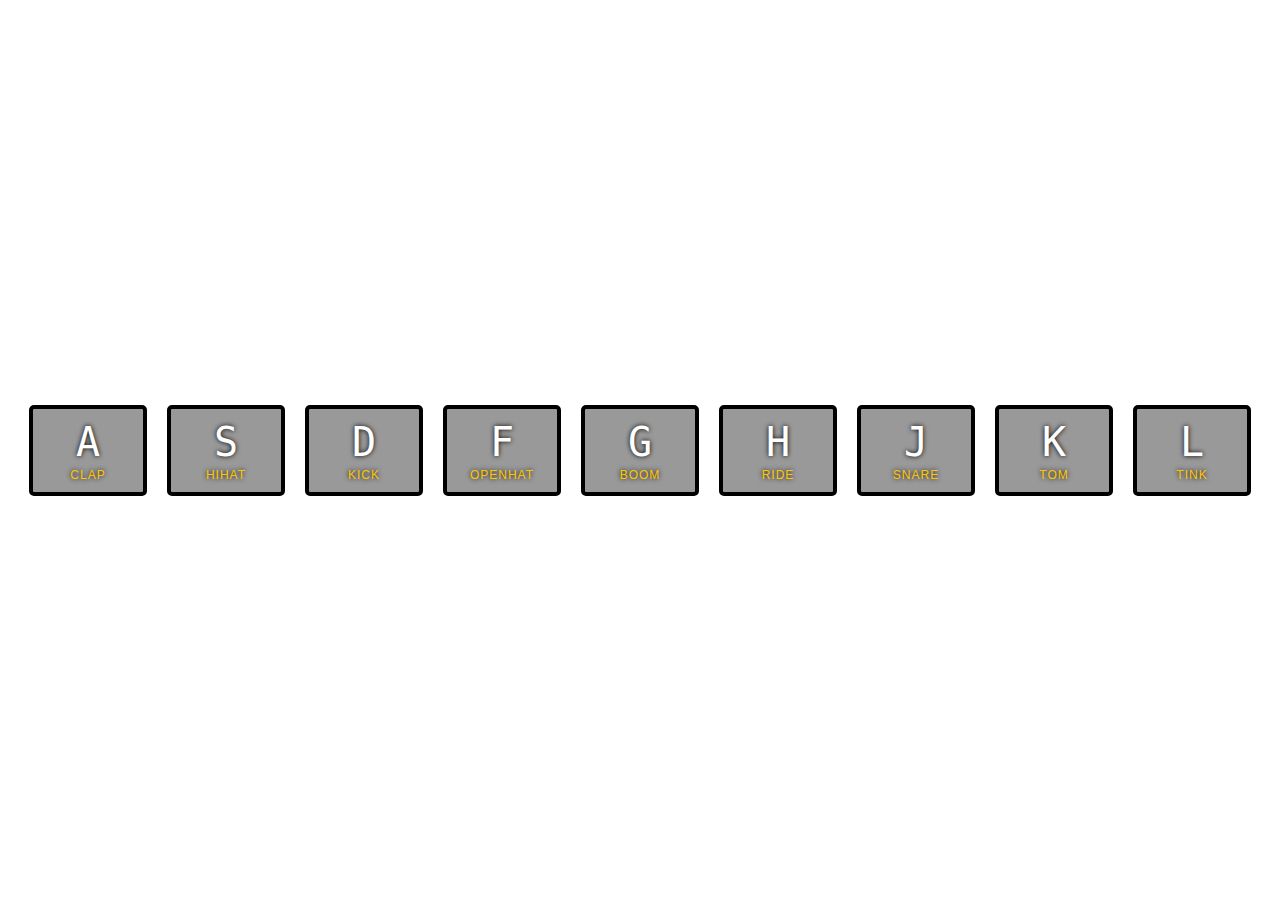
<file: 1. JS Drum Kit/index.html>
<!DOCTYPE html>
<html lang="en">

<head>
  <meta charset="UTF-8">
  <title>JS Drum Kit</title>
  <link rel="stylesheet" href="style.css">
</head>

<body>


  <div class="keys">
    <div data-key="65" class="key">
      <kbd>A</kbd>
      <span class="sound">clap</span>
    </div>
    <div data-key="83" class="key">
      <kbd>S</kbd>
      <span class="sound">hihat</span>
    </div>
    <div data-key="68" class="key">
      <kbd>D</kbd>
      <span class="sound">kick</span>
    </div>
    <div data-key="70" class="key">
      <kbd>F</kbd>
      <span class="sound">openhat</span>
    </div>
    <div data-key="71" class="key">
      <kbd>G</kbd>
      <span class="sound">boom</span>
    </div>
    <div data-key="72" class="key">
      <kbd>H</kbd>
      <span class="sound">ride</span>
    </div>
    <div data-key="74" class="key">
      <kbd>J</kbd>
      <span class="sound">snare</span>
    </div>
    <div data-key="75" class="key">
      <kbd>K</kbd>
      <span class="sound">tom</span>
    </div>
    <div data-key="76" class="key">
      <kbd>L</kbd>
      <span class="sound">tink</span>
    </div>
  </div>

  <audio data-key="65" src="sounds/clap.wav"></audio>
  <audio data-key="83" src="sounds/hihat.wav"></audio>
  <audio data-key="68" src="sounds/kick.wav"></audio>
  <audio data-key="70" src="sounds/openhat.wav"></audio>
  <audio data-key="71" src="sounds/boom.wav"></audio>
  <audio data-key="72" src="sounds/ride.wav"></audio>
  <audio data-key="74" src="sounds/snare.wav"></audio>
  <audio data-key="75" src="sounds/tom.wav"></audio>
  <audio data-key="76" src="sounds/tink.wav"></audio>

  <script>
    window.addEventListener('keydown', playSound)
    function removeTransition(e) {
      if (e.propertyName !== 'transform') return
      this.classList.remove("playing")
    }
    const keys = document.querySelectorAll('.key')
    keys.forEach(key => key.addEventListener('transitionend', removeTransition))
    function playSound(e) {
      const audio = document.querySelector(`audio[data-key="${e.keyCode}"]`)
      const key = document.querySelector(`.key[data-key="${e.keyCode}"]`)
      if (!audio) return
      audio.currentTime = 0//rewind to start if key is pressed in succession
      audio.play()
      key.classList.add('playing')
    }
  </script>


</body>

</html>
</file>
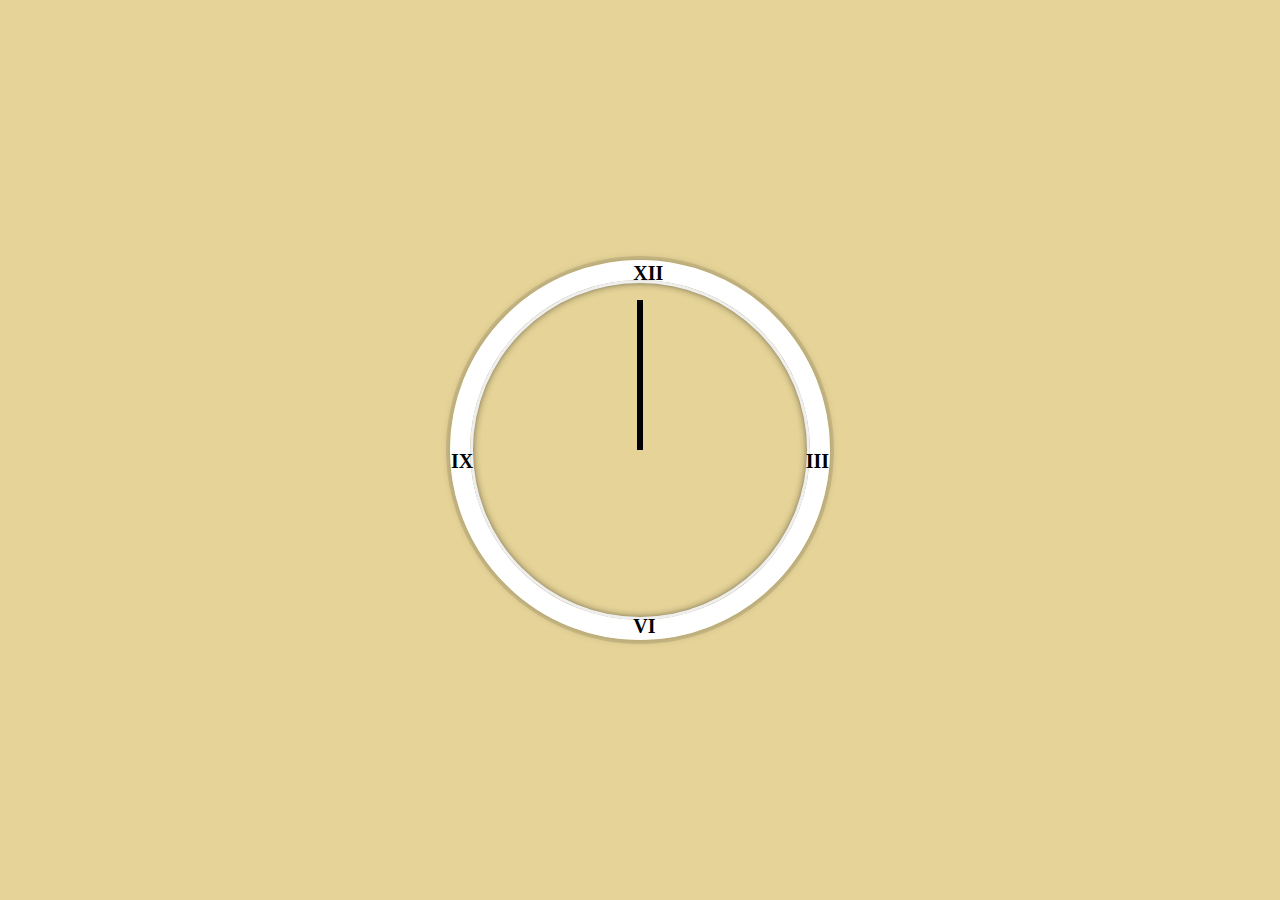
<file: 2. Analog Clock/index.html>
<!DOCTYPE html>
<html lang="en">

<head>
  <meta charset="UTF-8">
  <meta name="viewport" content="width=device-width, initial-scale=1.0">
  <title>Clock</title>
</head>

<body>
  <div class="clock">
    <span class="time XII">XII</span>
    <span class="time III">III</span>
    <span class="time VI">VI</span>
    <span class="time IX">IX</span>
    <div class="clock-face">
      <div class="hand hour-hand"></div>
      <div class="hand min-hand"></div>
      <div class="hand sec-hand"></div>
    </div>
  </div>
</body>
<style>
  html {
    background: #e5d397 url("https://media.macphun.com/img/uploads/macphun/blog/910/CoverGhosts.png?q=75&w=1964&h=1040&resize=cover");
    background-size: cover;
    font-family: 'helvetica neue';
    text-align: center;
    font-size: 10px;
  }

  body {
    margin: 0;
    font-size: 2rem;
    display: flex;
    flex: 1;
    min-height: 100vh;
    align-items: center;
  }

  .clock {
    width: 30rem;
    height: 30rem;
    border: 20px solid white;
    border-radius: 50%;
    margin: 50px auto;
    position: relative;
    padding: 2rem;
    box-shadow:
      0 0 0 4px rgba(0, 0, 0, 0.1),
      inset 0 0 0 3px #EFEFEF,
      inset 0 0 10px black,
      0 0 10px rgba(0, 0, 0, 0.2);
  }

  .clock-face {
    position: relative;
    width: 100%;
    height: 100%;
    transform: translateY(-3px);
  }

  .hand {
    width: 50%;
    height: 6px;
    background: black;
    position: absolute;
    top: 50%;
    transform-origin: 100%;
    transform: rotate(90deg);
    /* transition: all 0.05s; */
    /* transition-timing-function: cubic-bezier(0.1, 2.7, 0.58, 1); */
  }

  .time {
    position: absolute;
    font-weight: bolder;
  }

  .XII {
    top: -18px;
    left: 48%
  }

  .VI {
    bottom: -18px;
    left: 48%
  }

  .III {
    top: 50%;
    right: -19px
  }

  .IX {
    top: 50%;
    left: -19px
  }
</style>
<script>
  const secondHand = document.querySelector(".sec-hand")
  const minHand = document.querySelector(".min-hand")
  const hrHand = document.querySelector(".hour-hand")
  function setDate() {
    const now = new Date()
    const seconds = now.getSeconds()
    const minutes = now.getMinutes()
    const hrs = now.getHours()
    const secDegree = (seconds / 60) * 360 + 90
    const minDegree = (minutes / 60) * 360 + 90
    const hrDegree = (hrs / 12) * 360 + 90
    secondHand.style.transform = `rotate(${secDegree}deg)`
    minHand.style.transform = `rotate(${minDegree}deg)`
    hrHand.style.transform = `rotate(${hrDegree}deg)`
  }
  setInterval(setDate, 1000);
</script>

</html>
</file>
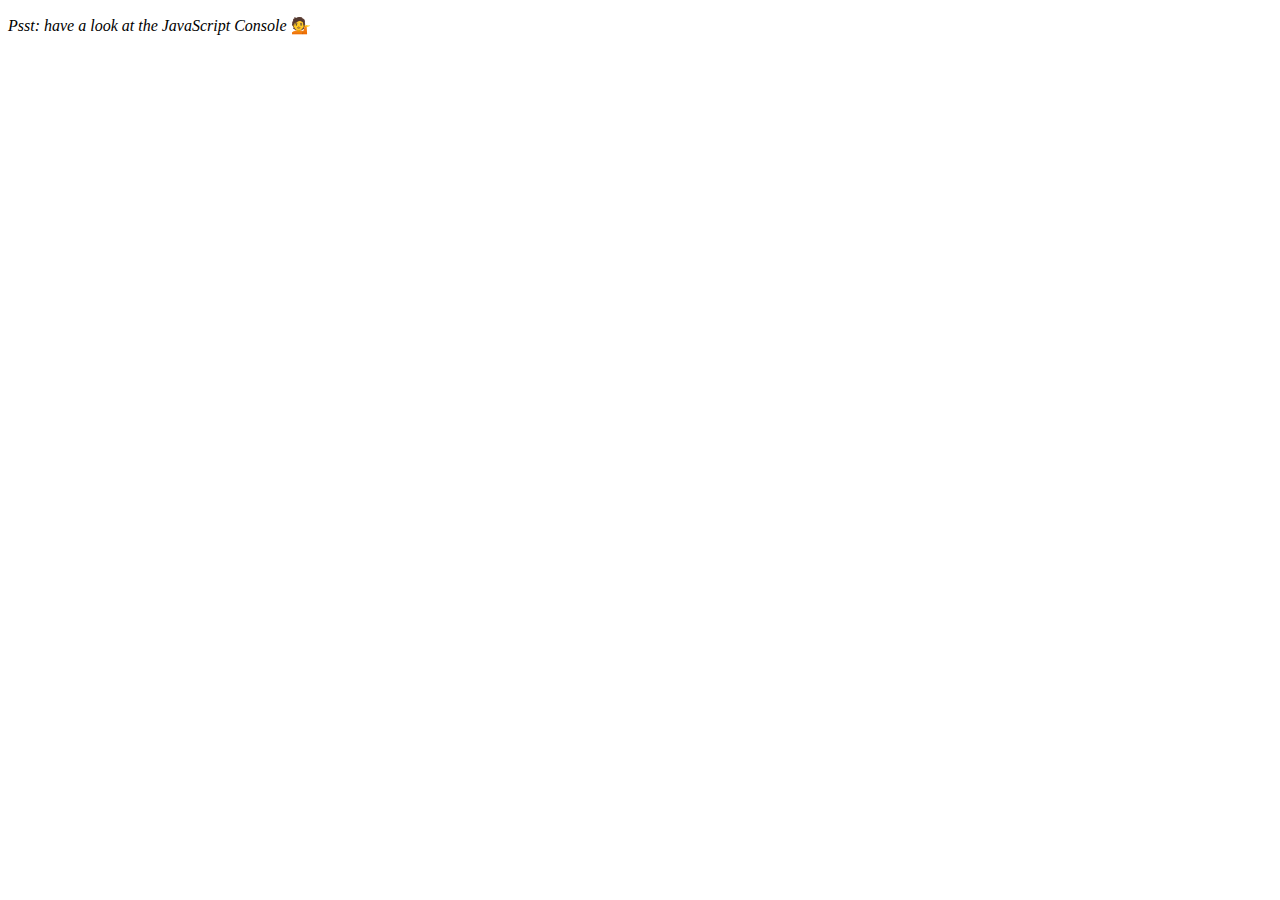
<file: 3. Array Cardio/index.html>
<!DOCTYPE html>
<html lang="en">

<head>
  <meta charset="UTF-8">
  <title>Array Cardio 💪</title>
</head>

<body>
  <p><em>Psst: have a look at the JavaScript Console</em> 💁</p>
  <script>
    // Get your shorts on - this is an array workout!
    // ## Array Cardio Day 1

    // Some data we can work with

    const inventors = [
      { first: 'Albert', last: 'Einstein', year: 1879, passed: 1955 },
      { first: 'Isaac', last: 'Newton', year: 1643, passed: 1727 },
      { first: 'Galileo', last: 'Galilei', year: 1564, passed: 1642 },
      { first: 'Marie', last: 'Curie', year: 1867, passed: 1934 },
      { first: 'Johannes', last: 'Kepler', year: 1571, passed: 1630 },
      { first: 'Nicolaus', last: 'Copernicus', year: 1473, passed: 1543 },
      { first: 'Max', last: 'Planck', year: 1858, passed: 1947 },
      { first: 'Katherine', last: 'Blodgett', year: 1898, passed: 1979 },
      { first: 'Ada', last: 'Lovelace', year: 1815, passed: 1852 },
      { first: 'Sarah E.', last: 'Goode', year: 1855, passed: 1905 },
      { first: 'Lise', last: 'Meitner', year: 1878, passed: 1968 },
      { first: 'Hanna', last: 'Hammarström', year: 1829, passed: 1909 }
    ];

    const people = ['Beck, Glenn', 'Becker, Carl', 'Beckett, Samuel', 'Beddoes, Mick', 'Beecher, Henry', 'Beethoven, Ludwig', 'Begin, Menachem', 'Belloc, Hilaire', 'Bellow, Saul', 'Benchley, Robert', 'Benenson, Peter', 'Ben-Gurion, David', 'Benjamin, Walter', 'Benn, Tony', 'Bennington, Chester', 'Benson, Leana', 'Bent, Silas', 'Bentsen, Lloyd', 'Berger, Ric', 'Bergman, Ingmar', 'Berio, Luciano', 'Berle, Milton', 'Berlin, Irving', 'Berne, Eric', 'Bernhard, Sandra', 'Berra, Yogi', 'Berry, Halle', 'Berry, Wendell', 'Bethea, Erin', 'Bevan, Aneurin', 'Bevel, Ken', 'Biden, Joseph', 'Bierce, Ambrose', 'Biko, Steve', 'Billings, Josh', 'Biondo, Frank', 'Birrell, Augustine', 'Black, Elk', 'Blair, Robert', 'Blair, Tony', 'Blake, William'];

    // Array.prototype.filter()
    // 1. Filter the list of inventors for those who were born in the 1500's
    const fifteenthCentury = inventors.filter(obj => obj.year >= 1500 && obj.year < 1600)
    console.table(fifteenthCentury)

    // Array.prototype.map()
    // 2. Give us an array of the inventors first and last names
    const name = inventors.map(inventor => `${inventor.first} ${inventor.last}`)
    console.log(name)

    // Array.prototype.sort()
    // 3. Sort the inventors by birthdate, oldest to youngest
    const sortedByDate = inventors.sort((a, b) =>
      a.year < b.year ? -1 : 1
    )
    console.table(sortedByDate)

    // Array.prototype.reduce()
    // 4. How many years did all the inventors live all together?
    const totalAge = inventors.reduce((acc, inventor) => {
      return acc + (inventor.passed - inventor.year)
    }, 0)
    console.log(totalAge)

    // 5. Sort the inventors by years lived
    const oldest = inventors.sort((a, b) =>
      (a.passed - a.year) < (b.passed - b.year) ? -1 : 1)
    console.table(oldest)

    // 6. create a list of Boulevards in Paris that contain 'de' anywhere in the name
    // https://en.wikipedia.org/wiki/Category:Boulevards_in_Paris


    // 7. sort Exercise
    // Sort the people alphabetically by last name
    const alpha = people.sort((a, b) => a.split(",")[1].trim() < b.split(",")[1].trim() ? -1 : 1)
    console.log(alpha)

    // 8. Reduce Exercise
    // Sum up the instances of each of these
    const data = ['car', 'car', 'truck', 'truck', 'bike', 'walk', 'car', 'van', 'bike', 'walk', 'car', 'van', 'car', 'truck'];
    const count = data.reduce((acc, val) => {
      acc[val] ? acc[val]++ : acc[val] = 1
      return acc
    }, {})
    console.log(count)
  </script>
</body>

</html>
</file>
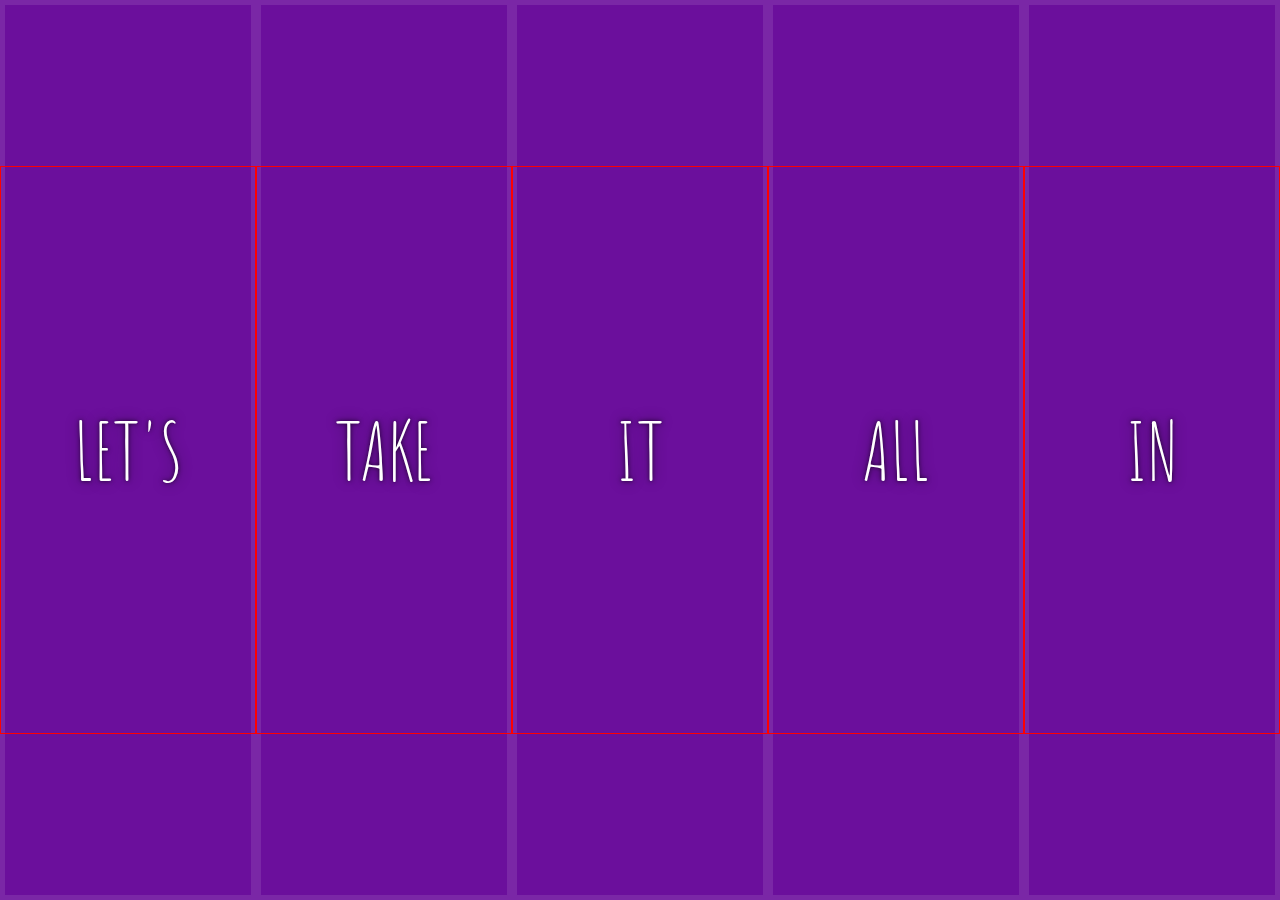
<file: 4. Flex Gallery/index.html>
<!DOCTYPE html>
<html lang="en">

<head>
  <meta charset="UTF-8">
  <title>Flex Panels 💪</title>
  <link href='https://fonts.googleapis.com/css?family=Amatic+SC' rel='stylesheet' type='text/css'>
</head>

<body>
  <style>
    html {
      box-sizing: border-box;
      background: #ffc600;
      font-family: 'helvetica neue';
      font-size: 20px;
      font-weight: 200;
    }

    body {
      margin: 0;
    }

    *,
    *:before,
    *:after {
      box-sizing: inherit;
    }

    .panels {
      min-height: 100vh;
      overflow: hidden;
      display: flex;
    }

    .panel {
      background: #6B0F9C;
      box-shadow: inset 0 0 0 5px rgba(255, 255, 255, 0.1);
      color: white;
      text-align: center;
      align-items: center;
      /* Safari transitionend event.propertyName === flex */
      /* Chrome + FF transitionend event.propertyName === flex-grow */
      transition:
        font-size 0.7s cubic-bezier(0.61, -0.19, 0.7, -0.11),
        flex 0.7s cubic-bezier(0.61, -0.19, 0.7, -0.11),
        background 0.2s;
      font-size: 20px;
      background-size: cover;
      background-position: center;
      display: flex;
      justify-content: center;
      align-items: center;
      flex: 1;
      flex-direction: column;
    }

    .panel1 {
      background-image: url(https://source.unsplash.com/gYl-UtwNg_I/1500x1500);
    }

    .panel2 {
      background-image: url(https://source.unsplash.com/rFKUFzjPYiQ/1500x1500);
    }

    .panel3 {
      background-image: url(https://images.unsplash.com/photo-1465188162913-8fb5709d6d57?ixlib=rb-0.3.5&q=80&fm=jpg&crop=faces&cs=tinysrgb&w=1500&h=1500&fit=crop&s=967e8a713a4e395260793fc8c802901d);
    }

    .panel4 {
      background-image: url(https://source.unsplash.com/ITjiVXcwVng/1500x1500);
    }

    .panel5 {
      background-image: url(https://source.unsplash.com/3MNzGlQM7qs/1500x1500);
    }

    /* Flex items */
    .panel>* {
      margin: 0;
      width: 100%;
      transition: transform 0.5s;
      display: flex;
      border: 1px solid red;
      flex: 1 0 auto;
      justify-content: center;
      align-items: center;
    }

    .panel>*:first-child {
      transform: translateY(-100%);
    }

    .panel.open-active>*:first-child {
      transform: translateY(0%);
    }

    .panel>*:last-child {
      transform: translateY(100%);
    }

    .panel.open-active>*:last-child {
      transform: translateY(0%);
    }

    .panel p {
      text-transform: uppercase;
      font-family: 'Amatic SC', cursive;
      text-shadow: 0 0 4px rgba(0, 0, 0, 0.72), 0 0 14px rgba(0, 0, 0, 0.45);
      font-size: 2em;
    }

    .panel p:nth-child(2) {
      flex:5;
      font-size: 4em;
    }

    .panel.open {
      font-size: 40px;
    }
  </style>


  <div class="panels">
    <div class="panel panel1">
      <p>Hey</p>
      <p>Let's</p>
      <p>Dance</p>
    </div>
    <div class="panel panel2">
      <p>Give</p>
      <p>Take</p>
      <p>Receive</p>
    </div>
    <div class="panel panel3">
      <p>Experience</p>
      <p>It</p>
      <p>Today</p>
    </div>
    <div class="panel panel4">
      <p>Give</p>
      <p>All</p>
      <p>You can</p>
    </div>
    <div class="panel panel5">
      <p>Life</p>
      <p>In</p>
      <p>Motion</p>
    </div>
  </div>

  <script>

  </script>



</body>

</html>
</file>
<file: 1. JS Drum Kit/style.css>
html {
  font-size: 10px;
  background: url("https://media.giphy.com/media/4cBP3YF4RkbL2/giphy.gif")
    bottom center;
  background-size: cover;
}

body,
html {
  margin: 0;
  padding: 0;
  font-family: sans-serif;
}

.keys {
  display: flex;
  flex: 1;
  min-height: 100vh;
  align-items: center;
  justify-content: center;
}

.key {
  border: 0.4rem solid black;
  border-radius: 0.5rem;
  margin: 1rem;
  font-size: 1.5rem;
  padding: 1rem 0.5rem;
  transition: all 0.07s ease;
  width: 10rem;
  text-align: center;
  color: white;
  background: rgba(0, 0, 0, 0.4);
  text-shadow: 0 0 0.5rem black;
}

.playing {
  transform: scale(1.1);
  border-color: #ffc600;
  box-shadow: 0 0 1rem #ffc600;
}

kbd {
  display: block;
  font-size: 4rem;
}

.sound {
  font-size: 1.2rem;
  text-transform: uppercase;
  letter-spacing: 0.1rem;
  color: #ffc600;
}
</file>
